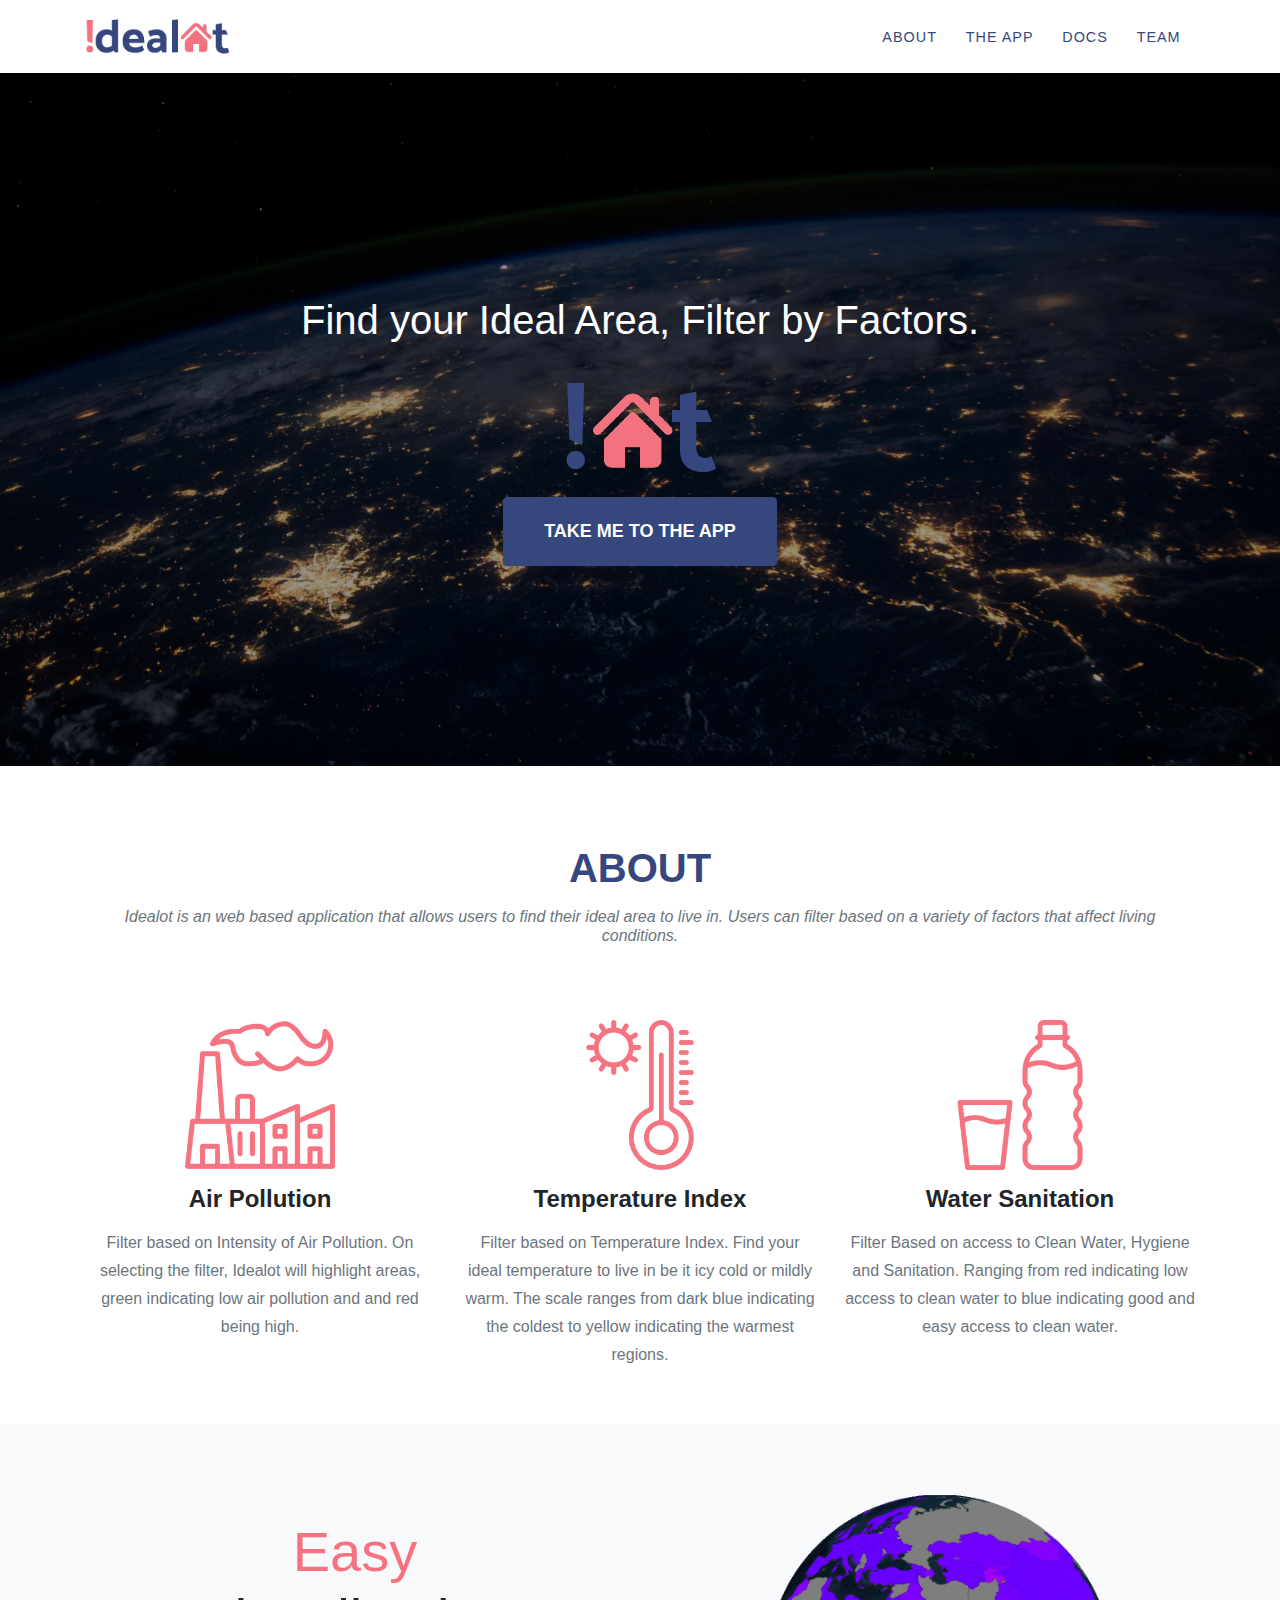
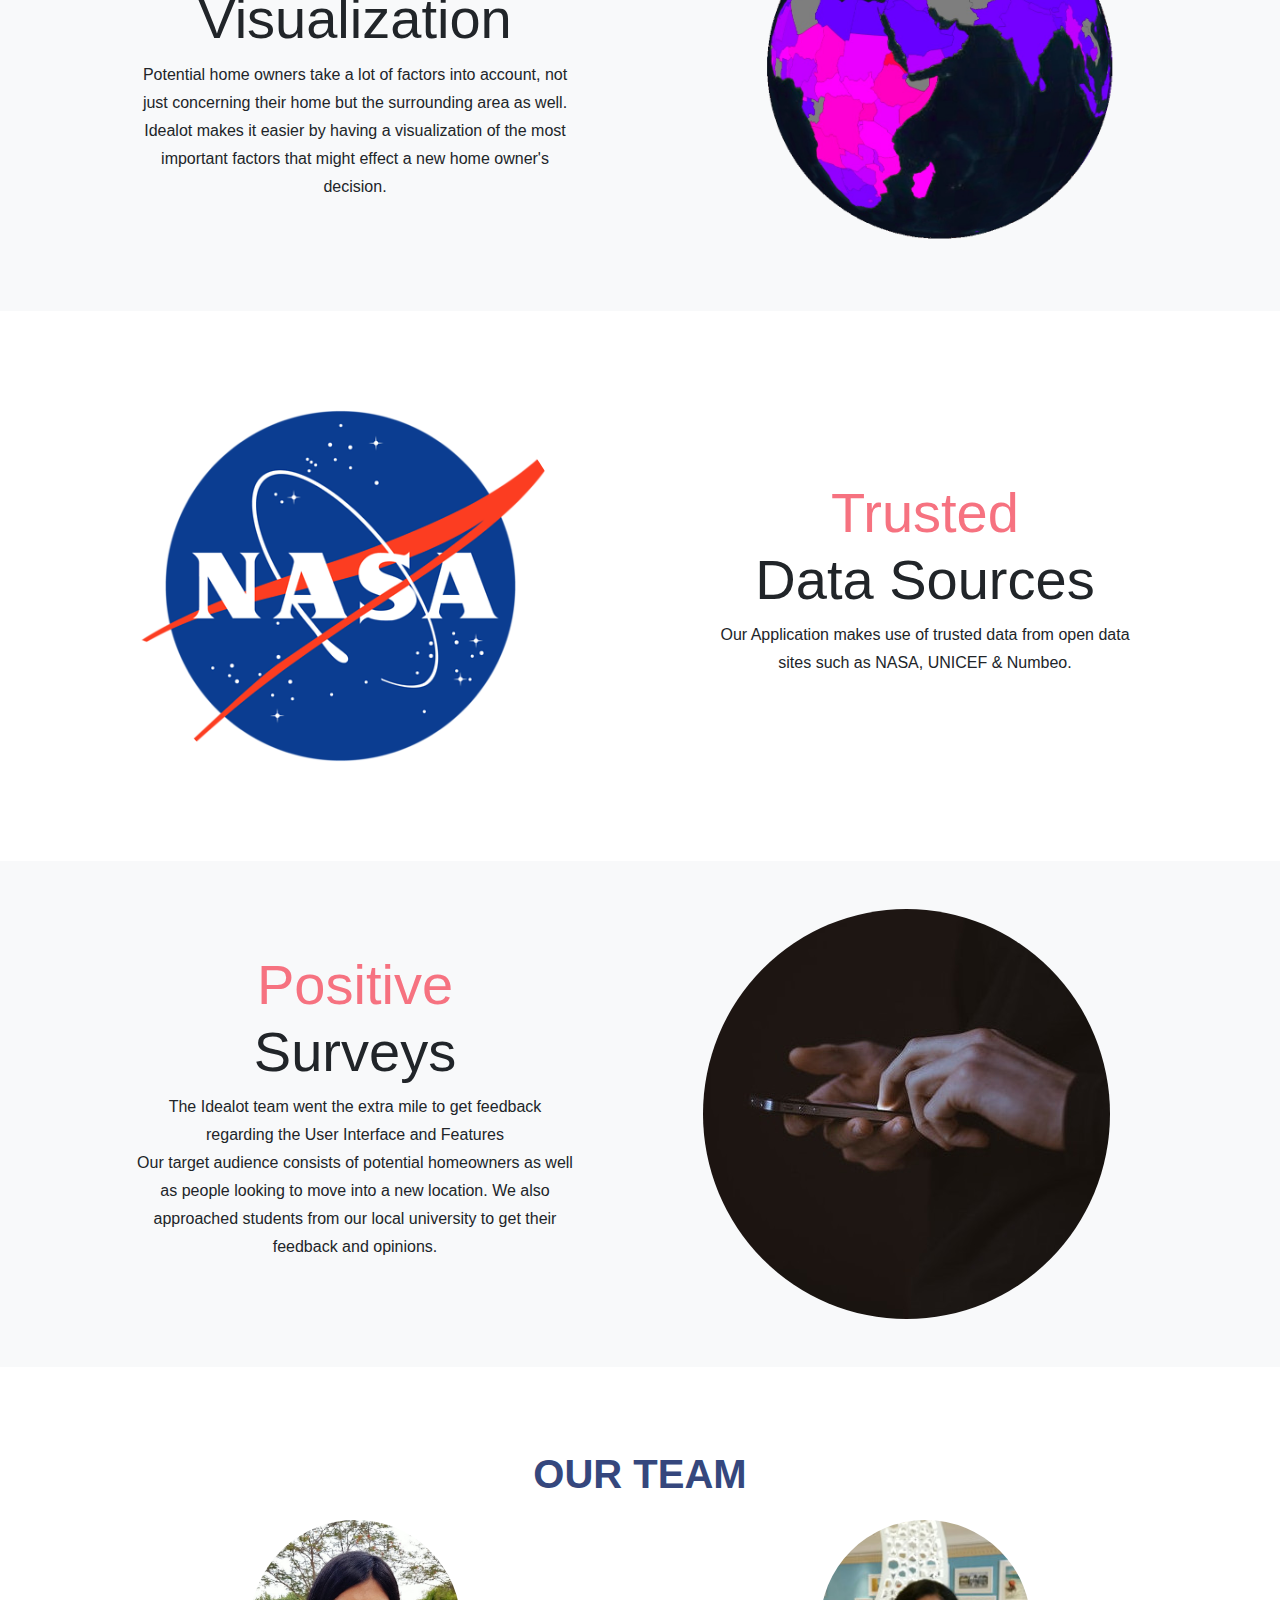
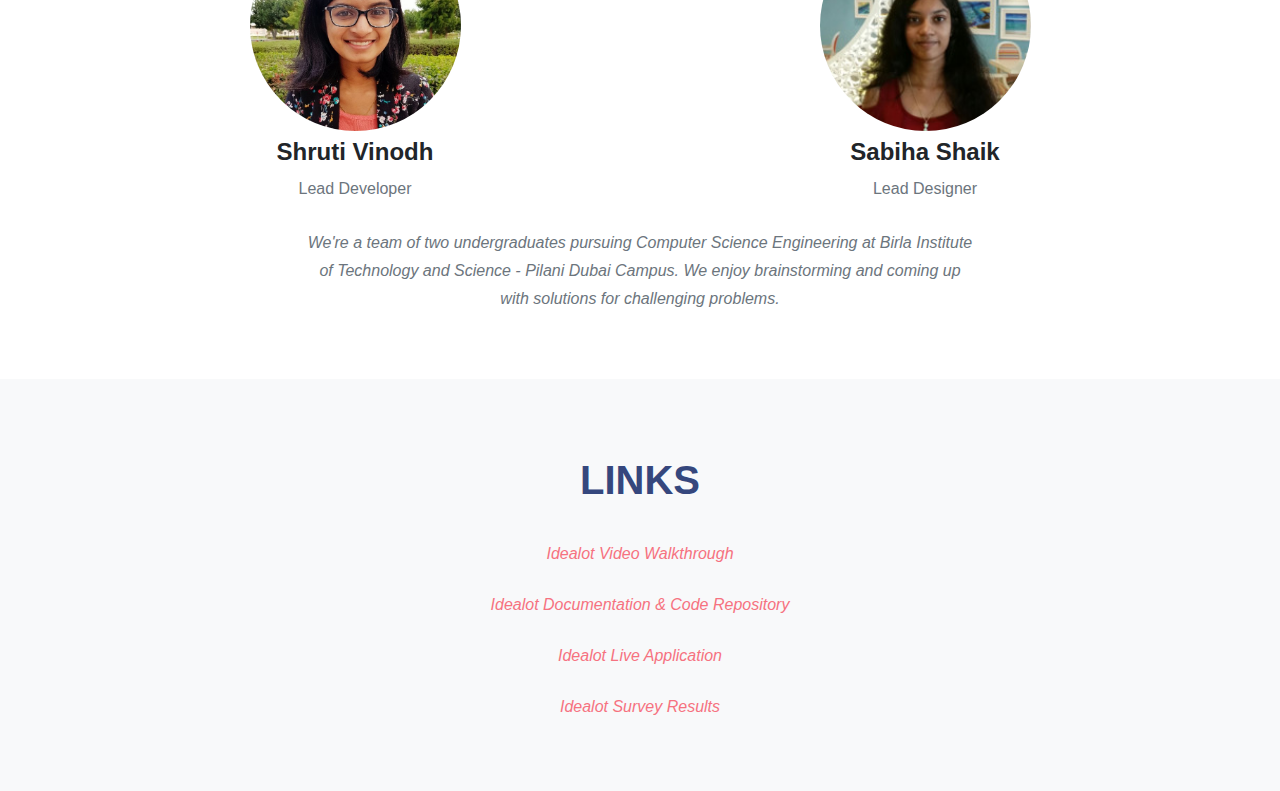
<file: index.html>
<!DOCTYPE html>
<html>
<head>
	<title>Idealot</title>
	<link rel="icon" type="image/png" href="images/favicon.png" />
	<!--StyleSheets-->
	<link rel="stylesheet" href="https://maxcdn.bootstrapcdn.com/bootstrap/4.0.0/css/bootstrap.min.css" integrity="sha384-Gn5384xqQ1aoWXA+058RXPxPg6fy4IWvTNh0E263XmFcJlSAwiGgFAW/dAiS6JXm" crossorigin="anonymous">
    <link href="styles.css" rel="stylesheet">
    <link rel="stylesheet" href="https://use.fontawesome.com/releases/v5.2.0/css/all.css" integrity="sha384-hWVjflwFxL6sNzntih27bfxkr27PmbbK/iSvJ+a4+0owXq79v+lsFkW54bOGbiDQ" crossorigin="anonymous">

</head>
<body id="page-top">
    <!-- Navigation -->
    <nav class="navbar navbar-expand-lg navbar-light bg-white fixed-top" id="mainNav">
      <div class="container">
        <a class="navbar-brand js-scroll-trigger" href="#page-top" ><img src="logofull.png" class="logoimg "></a>
        <button class="navbar-toggler navbar-toggler-right" type="button" data-toggle="collapse" data-target="#navbarResponsive" aria-controls="navbarResponsive" aria-expanded="false" aria-label="Toggle navigation">
          Menu
          <i class="fa fa-bars"></i>
        </button>
        <div class="collapse navbar-collapse " id="navbarResponsive">
          <ul class="navbar-nav text-uppercase ml-auto">
       
            <li class="nav-item">
              <a class="nav-link js-scroll-trigger" href="#about">About</a>
            </li>
                <li class="nav-item">
              <a class="nav-link js-scroll-trigger" href="app.html">The App</a>
            </li>
             <li class="nav-item">
              <a class="nav-link js-scroll-trigger" href="#links">DOCS</a>
            </li>
            <li class="nav-item">
              <a class="nav-link js-scroll-trigger" href="#team">Team</a>
            </li>
     
          </ul>
        </div>
      </div>
    </nav>

    <!-- Header -->
    <header class="masthead">
      <div class="container">
        <div class="intro-text">
          <div class="intro-lead-in">Find your Ideal Area, Filter by Factors.</div>
          <div ><img src="logoshort.png"></div>
          <a class="btn btn-primary btn-xl text-uppercase" href="app.html">Take me to the App</a>
        </div>
      </div>
    </header>

    <!-- About -->
    <section id="about">
      <div class="container">
        <div class="row">
          <div class="col-lg-12 text-center">
            <h2 class="section-heading2 text-uppercase">About</h2>
            <h3 class="section-subheading text-muted">Idealot is an web based application that allows users to find their ideal area to live in. Users can filter based on a variety of factors that affect living conditions.

			</h3>
          </div>
        </div>
        <div class="row text-center">
          <div class="col-md-4">
           
           	<img src="industry.png" class="icon">
            <h4 class="features">Air Pollution</h4>
            <p class="text-muted botmar">Filter based on Intensity of Air Pollution. On selecting the filter, Idealot will highlight areas, green indicating low air pollution and and red being high.</p>
          </div>
          <div class="col-md-4">
           
            <img src="temperature.png" class="icon">
            <h4 class="features">Temperature Index</h4>
            <p class="text-muted botmar">Filter based on Temperature Index.  Find your ideal temperature to live in be it icy cold or mildly warm. The scale ranges from dark blue indicating the coldest to yellow  indicating the warmest regions.</p>
          </div>
          <div class="col-md-4">
            <img src="water.png" class="icon">
            <h4 class="features">Water Sanitation</h4>
            <p class="text-muted botmar">Filter Based on access to Clean Water, Hygiene and Sanitation. Ranging from red indicating low access to clean water to blue indicating good and easy access to clean water.</p>
          </div>
        </div>
      </div>
 
<section class="top-marg3 bg-light">
      <div class="container">
        <div class="row align-items-center">
          <div class="col-lg-6 order-lg-2">
            <div class="p-5">
              <img class="img-fluid rounded-circle" src="datap2.png" height="594" alt="">
            </div>
          </div>
          <div class="col-lg-6 order-lg-1">
            <div class="p-5">
              <h2 class="display-4" align="center"><span style="color: #f67280">Easy</span> Visualization</h2>
              <p align="center">Potential home owners take a lot of factors into account, not just concerning their home but the surrounding area as well. <br>Idealot makes it easier by having a visualization of the most important factors that might effect a new home owner's decision.</br></p>
            </div>
          </div>
        </div>
      </div>
    </section>

    <section class="top-marg3">
      <div class="container">
        <div class="row align-items-center">
          <div class="col-lg-6">
            <div class="p-5">
              <img class="img-fluid rounded-circle" src="nasa.png" alt="">
            </div>
          </div>
          <div class="col-lg-6">
            <div class="p-5">
              <h2 class="display-4" align="center"><span style="color:#f67280">Trusted</span><br> Data Sources</br> </h2>
              <p align="center">Our Application makes use of trusted data from open data sites such as NASA, UNICEF & Numbeo.</p>
            </div>
          </div>
        </div>
      </div>

    </section>
    <section class="top-marg3 bg-light">
      <div class="container ">
        <div class="row align-items-center">
          <div class="col-lg-6 order-lg-2">
            <div class="p-5">
              <img class="img-fluid rounded-circle" src="phone.jpeg" alt="">
            </div>
          </div>
          <div class="col-lg-6 order-lg-1">
            <div class="p-5">
              <h2 class="display-4" align="center" ><span style="color:#f67280">Positive</span><br>Surveys</br></h2>
              <p style="text-align:center" >The Idealot team went the extra mile to get feedback regarding the User Interface and Features <br> Our target audience consists of potential homeowners as well as people looking to move into a new location. 
We also approached students from our local university to get their feedback and opinions.</br>  </p>
            </div>
          </div>
        </div>
      </div>
    </section>
<!-- 
    <figure class=" container">
        <div class="video-block" style="width: 80%" >
            <div ><iframe  src="https://www.youtube.com/embed/uNCr7NdOJgw?" width="800" height="720" frameborder="0"align="middle" style="height: 418.5px;"></iframe></div>
        </div>
    </figure> -->
    
     <!-- Team -->
    <section  id="team" class="bg-white">
      <div class="container ">
        <div class="row">
          <div class="col-lg-12 text-center">
            <h2 class="section-heading text-uppercase">Our Team</h2>     
          </div>
        </div>
        <div class="row">
          <div class="col-lg-6">
            <div class="team-member" align="center">
              <img class="rounded-circle" src="shruti.jpg" >
              <h4 class="text-center">Shruti Vinodh</h4>
              <p class="text-muted text-center">Lead Developer</p>
             
            </div>
          </div>
          <div class="col-lg-6">
            <div class="team-member" align="center">
              <img class="rounded-circle text-center" src="sabiha.jpg" >
              <h4>Sabiha Shaik</h4>
              <p class="text-muted text">Lead Designer</p>
     
            </div>
          </div>
          
         <div class="col-lg-12 text-center">
            <p class="large text-muted margine "style="margin-top: 10px;" ><em>We're a team of two undergraduates pursuing Computer Science Engineering at Birla Institute of Technology and Science - Pilani Dubai Campus. We enjoy brainstorming and coming up with solutions for challenging problems.</em></p>
      	</div>
          </div>
      </div>
    </section>

<div id="links" class="linkz bg-light">
         <div class="row">
          <div class="col-lg-12 text-center">
            <h2 class="section-heading3 text-uppercase">LINKS</h2>     
          </div>
        </div>

	<h3 class="cen text-muted " style="text-align: center"><a target="_blank" href="https://youtu.be/JooCE1zeaCs" style="color:#f67280 "> Idealot Video Walkthrough</a></h3><br>
<h3 class="cen2 text-muted " style="text-align: center"><a target="_blank" href="https://github.com/paintedskies/Idealot" style="color:#f67280 ">Idealot Documentation & Code Repository</a> </h3><br>
<h3 class="cen2 text-muted " style="text-align: center"><a target="_blank" href="https://paintedskies.github.io/Idealot/app.html" style="color:#f67280 ">Idealot Live Application</a></h3> <br>
<h3 class="cen3 text-muted " style="text-align: center"><a target="_blank" href="https://docs.google.com/spreadsheets/d/1hTVXzmcKVupuaKYTFxyIGQvCK_fxY2lPTzfT7pC6QwU/edit?usp=drivesdk" style="color:#f67280 ">Idealot Survey Results</a></h3>
<br>

</div>
			
    </div>
<!-- Scripts -->
<script
  src="https://code.jquery.com/jquery-3.3.1.js"
  integrity="sha256-2Kok7MbOyxpgUVvAk/HJ2jigOSYS2auK4Pfzbm7uH60="
  crossorigin="anonymous"></script>
     <script src="jquery.easing.min.js"></script>

<script src="script.js"></script>
<script src="https://cdnjs.cloudflare.com/ajax/libs/popper.js/1.12.9/umd/popper.min.js" integrity="sha384-ApNbgh9B+Y1QKtv3Rn7W3mgPxhU9K/ScQsAP7hUibX39j7fakFPskvXusvfa0b4Q" crossorigin="anonymous"></script>
<script src="https://maxcdn.bootstrapcdn.com/bootstrap/4.0.0/js/bootstrap.min.js" integrity="sha384-JZR6Spejh4U02d8jOt6vLEHfe/JQGiRRSQQxSfFWpi1MquVdAyjUar5+76PVCmYl" crossorigin="anonymous"></script>

 
</body>
</html>
</file>
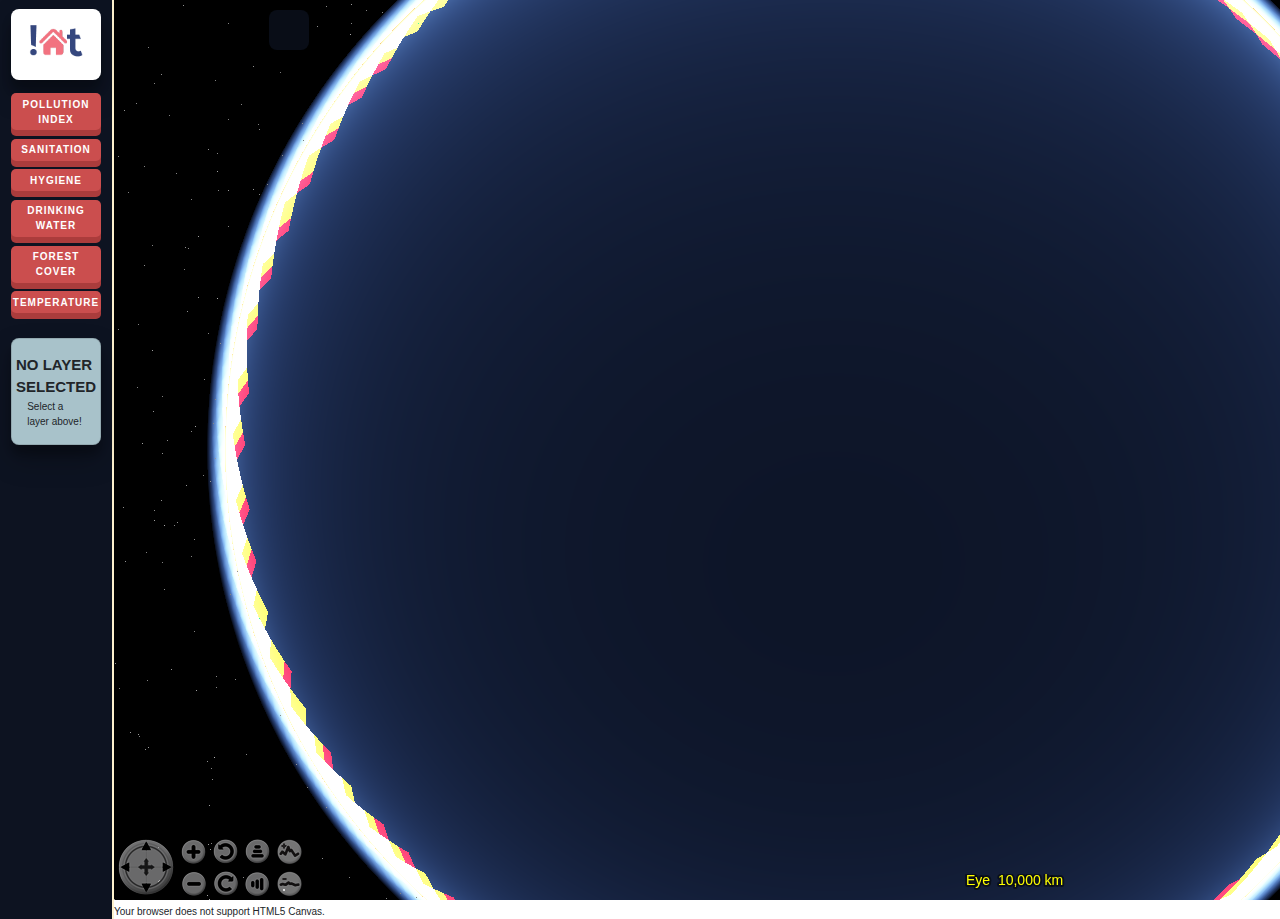
<file: app.html>
<!DOCTYPE html>
<html lang="en">
<head>
	<title> Idealot </title>
		<link rel="icon" type="image/png" href="images/favicon.png" />
			<link rel="stylesheet" href="./css/bundle.css"/>

</head>

<body>
	<!--<div id="page-wrap" class="column">
	<div id = "left-sidebar">
		<button id="trial">Toggle</button>

		Hello
	</div>
	<div id = "#main-content" class="column">
	<canvas id="canvasOne"  style="background-color: black; width:100%; height: 100%;" >
		    Your browser does not support HTML5 Canvas.
	</canvas>
	</div>
	
	</div>
-->

<body class="outer-wrapper">
 
  <div class="wrapper">
    <main class="main-content"> <div id="canvasParent"><canvas id="canvasOne"  style="background-color: black;" ></canvas>
		    Your browser does not support HTML5 Canvas.</div>
	</canvas>
	<div id="overlay">
		<div id ="title"></div>
		<div id ="desc"></div>
		<div id="key-list">
		
	</div>
	</div>

</main>
    <nav class="sidebar">
    
    	<div class="logo">
    		<div class="img-wrapper">
    	<a href = "index.html"> <img src="images/logoshort.png"><img></a>
    	</div>
    </div>
    
    	<div class="layers">
    	
    	</div>
    	<div class="card-data">
    		<div class = "card">
    			<div class = "title">No Layer Selected</div>
    			<div class = "content">Select a layer above!</div>			
    		</div>
    	</div>
    </nav>
  
  </div>
  
</body>

	<script src="scripts/bundle.js"></script>

	
</body>
</html>
</file>
<file: styles.css>
body {
  overflow-x: hidden;
  font-family: 'Roboto Slab', 'Helvetica Neue', Helvetica, Arial, sans-serif;
}

p {
  line-height: 1.75;
}


a:hover {
  color: #f67280;
}
h1,
h2,
h3,
h4,
h5,
h6 {
  font-weight: 700;
  font-family: 'Montserrat', 'Helvetica Neue', Helvetica, Arial, sans-serif;
}
/*
section {
  padding: 100px 0;
}*/

section h2.section-heading {
  font-size: 40px;
  color: #35477d;
    margin-top: 3%;

  margin-bottom: 15px;
}
section h2.section-heading2 {
  font-size: 40px;
  margin-top: 7%;
  color: #35477d;
  margin-bottom: 15px;
}


section h3.section-subheading {
  font-size: 16px;
  font-weight: 400;
  font-style: italic;
  margin-bottom: 75px;
  text-transform: none;
  font-family: 'Droid Serif', 'Helvetica Neue', Helvetica, Arial, sans-serif;
}

/*@media (min-width: 768px) {
  section {
    padding: 150px 0;
  }
}*/



.btn {
  font-family: 'Montserrat', 'Helvetica Neue', Helvetica, Arial, sans-serif;
  font-weight: 700;
}

.btn-xl {
  font-size: 18px;
  padding: 20px 40px;
}

.btn-primary {
  background-color: #35477d;
  border-color: #35477d;
}

.btn-primary:active, .btn-primary:focus, .btn-primary:hover {
  background-color: #f67280 !important;
  border-color: #f67280 !important;
  color: white;
}


::-moz-selection {
  background: #f4adad;
  text-shadow: none;
}

::selection {
  background: #f4adad;
  text-shadow: none;
}

img::selection {
  background: transparent;
}

img::-moz-selection {
  background: transparent;
}

#mainNav {
  background-color: #ffffff;
}

#mainNav .navbar-toggler {
  font-size: 12px;
  right: 0;
  padding: 13px;
  text-transform: uppercase;
  color: white;
  border: 0;
  background-color: #f67280;
  font-family: 'Montserrat', 'Helvetica Neue', Helvetica, Arial, sans-serif;
}

#mainNav .navbar-brand {
  color: #fed136;
  font-family: 'Kaushan Script', 'Helvetica Neue', Helvetica, Arial, cursive;
}

#mainNav .navbar-brand.active, #mainNav .navbar-brand:active, #mainNav .navbar-brand:focus, #mainNav .navbar-brand:hover {
  color: #f67280;
}

#mainNav .navbar-nav .nav-item .nav-link {
  font-size: 90%;
  font-weight: 400;
  padding: 0.75em 0;
  letter-spacing: 1px;
  color: #35477d;
  font-family: 'Montserrat', 'Helvetica Neue', Helvetica, Arial, sans-serif;
}

#mainNav .navbar-nav .nav-item .nav-link.active, #mainNav .navbar-nav .nav-item .nav-link:hover {
  color: #f67280;
}

@media (min-width: 992px) {
  #mainNav {
    padding-top: 8px;

    padding-bottom: 5px;
    -webkit-transition: padding-top 0.3s, padding-bottom 0.3s;
    -moz-transition: padding-top 0.3s, padding-bottom 0.3s;
    transition: padding-top 0.3s, padding-bottom 0.3s;
    border: none;
    background-color: transparent;
  }
  #mainNav .navbar-brand {
    font-size: 1.75em;
    -webkit-transition: all 0.3s;
    -moz-transition: all 0.3s;
    transition: all 0.3s;
  }
  #mainNav .navbar-nav .nav-item .nav-link {
    padding: 1.1em 1em !important;
  }
  #mainNav.navbar-shrink {
    padding-top: 0;
    padding-bottom: 0;
    background-color: #212529;
  }
  #mainNav.navbar-shrink .navbar-brand {
    font-size: 1.25em;
    padding: 12px 0;
  }
}

header.masthead {
  text-align: center;
  color: white;
  background-image: url("nasa2.jpg");
  background-repeat: no-repeat;
  background-attachment: scroll;
  background-position: center center;
  -webkit-background-size: cover;
  -moz-background-size: cover;
  -o-background-size: cover;
  background-size: cover;
}

header.masthead .intro-text {
  padding-top: 150px;
  padding-bottom: 100px;
}

header.masthead .intro-text .intro-lead-in {
  font-size: 22px;
  line-height: 22px;
  margin-bottom: 25px;
  font-family: 'Droid Serif', 'Helvetica Neue', Helvetica, Arial, sans-serif;
}

header.masthead .intro-text .intro-heading {
  font-size: 50px;
  font-weight: 700;
  line-height: 50px;
  margin-bottom: 25px;
  font-family: 'Montserrat', 'Helvetica Neue', Helvetica, Arial, sans-serif;
}

@media (min-width: 768px) {
  header.masthead .intro-text {
    padding-top: 300px;
    padding-bottom: 200px;
  }
  header.masthead .intro-text .intro-lead-in {
    font-size: 40px;
    line-height: 40px;
    margin-bottom: 25px;
    font-family: 'Droid Serif', 'Helvetica Neue', Helvetica, Arial, sans-serif;
  }
  header.masthead .intro-text .intro-heading {
    font-size: 75px;
    font-weight: 700;
    line-height: 75px;
    margin-bottom: 40px;
    font-family: 'Montserrat', 'Helvetica Neue', Helvetica, Arial, sans-serif;
  }
}

.features {
  margin: 15px 0;
  text-transform: none;
}

.team-member img {
    width: 225px;
    height: 225px;
    border: 7px solid #fff;
}

.logoimg{
  height: 50px
}

.icon{
  height: 150px

}

.margine{
  margin-right: 20%;
  margin-left: 20%;
}

.top-marg{
  margin-top: 8%;
}
.top-marg2{
  margin-top: 20%;
}


.left-marg{
  margin-left: 10%;
}

.top-marg3{
  margin-top: 5px;
  padding: 0px 0;
}

.cen{
  margin-top: 25px;
    font-size: 16px;
  font-weight: 400;
  font-style: italic;
}
.cen2{
    font-size: 16px;
  font-weight: 400;
  font-style: italic;
}

.cen3{
    font-size: 16px;
  font-weight: 400;
  font-style: italic;
    margin-bottom: 50px;

}

#team{
    padding: 50px 0;
    margin-bottom: none;
    padding-bottom: 50px;

}

.botmar{
  margin-bottom: 50px;
}

.section-heading3{
      margin-top: 6%;
  font-size: 40px;

 color: #35477d;
  margin-bottom: 15px;

}
</file>
